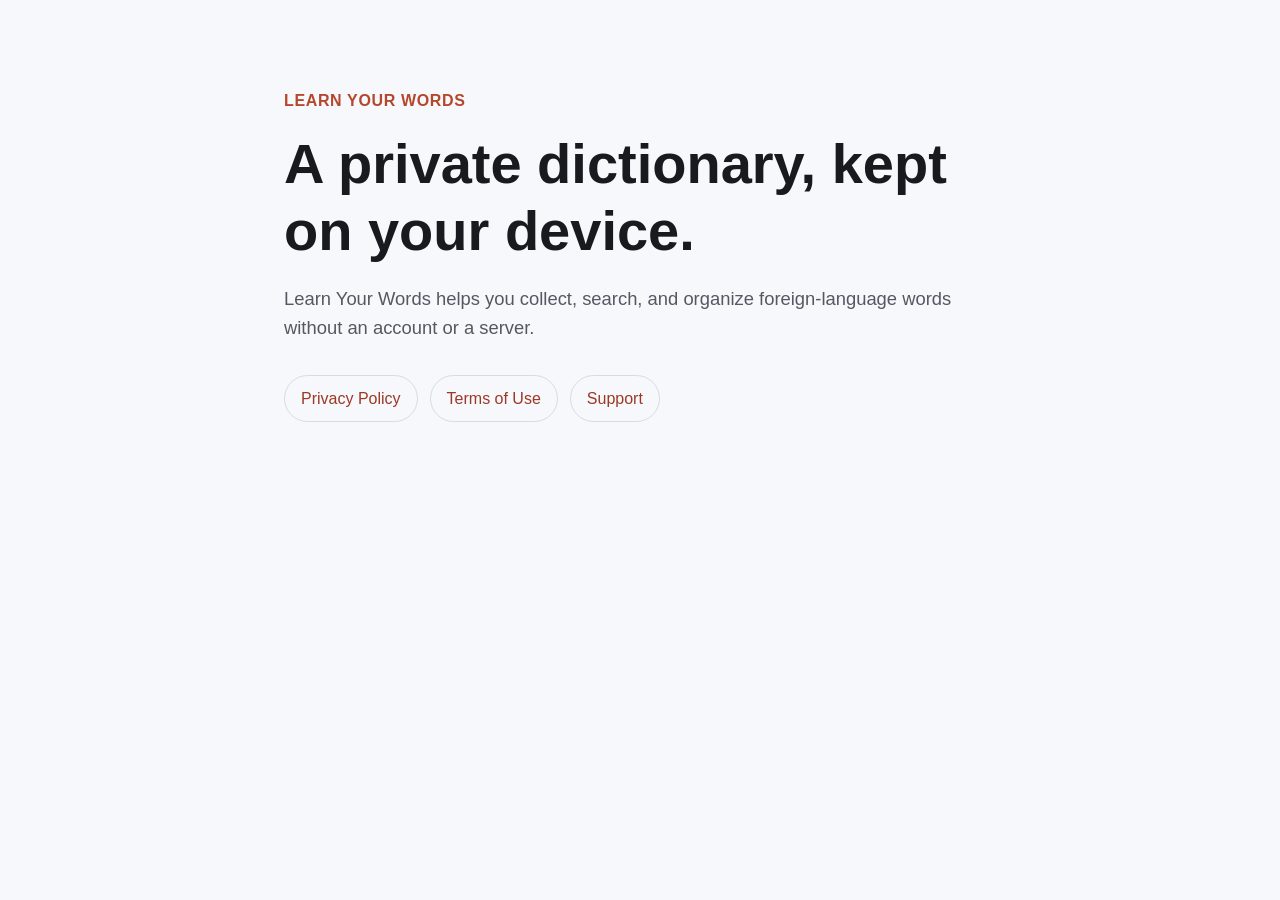
<file: index.html>
<!doctype html>
<html lang="en">
  <head>
    <meta charset="utf-8" />
    <meta name="viewport" content="width=device-width, initial-scale=1" />
    <meta name="description" content="Learn Your Words support and legal information." />
    <title>Learn Your Words</title>
    <link rel="stylesheet" href="./site.css" />
  </head>
  <body>
    <main>
      <p class="eyebrow">Learn Your Words</p>
      <h1>A private dictionary, kept on your device.</h1>
      <p class="lead">
        Learn Your Words helps you collect, search, and organize foreign-language words without an account
        or a server.
      </p>
      <nav aria-label="Learn Your Words information">
        <a href="./privacy/">Privacy Policy</a>
        <a href="./terms/">Terms of Use</a>
        <a href="./support/">Support</a>
      </nav>
    </main>
  </body>
</html>
</file>
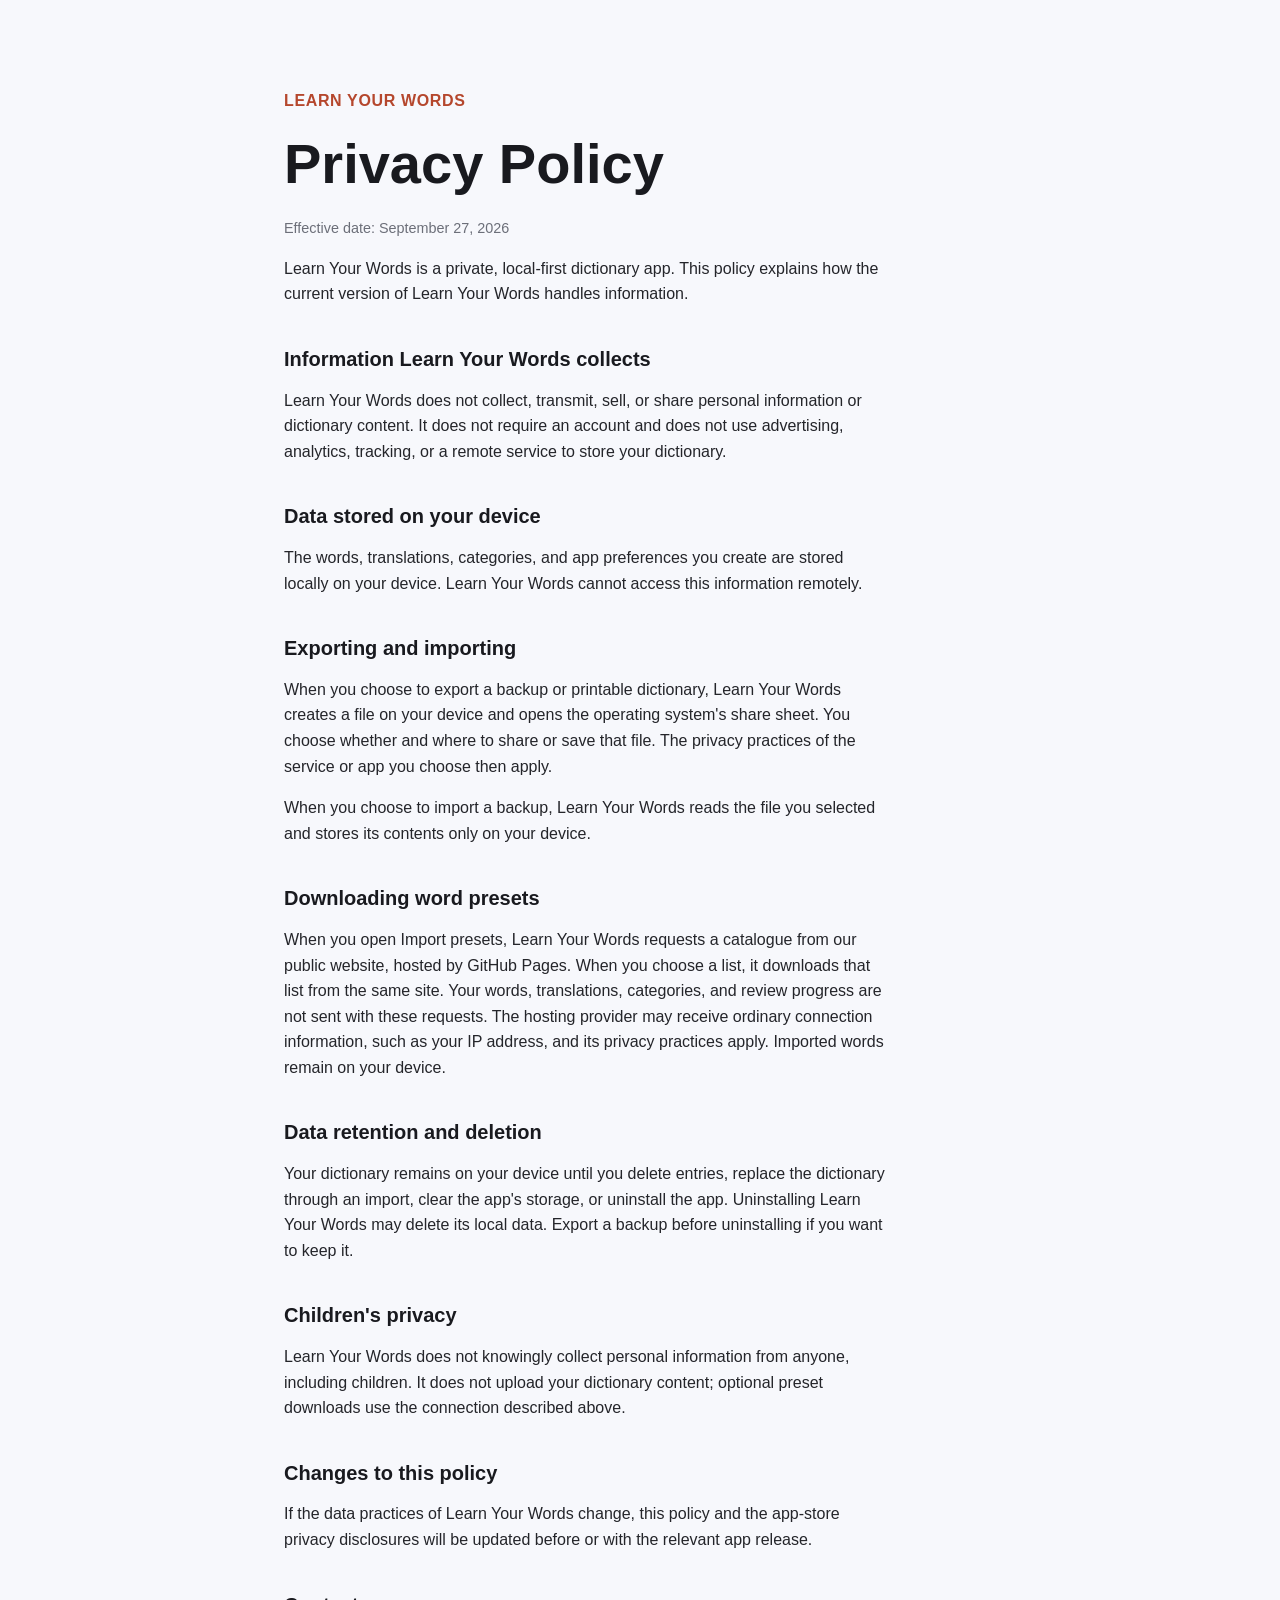
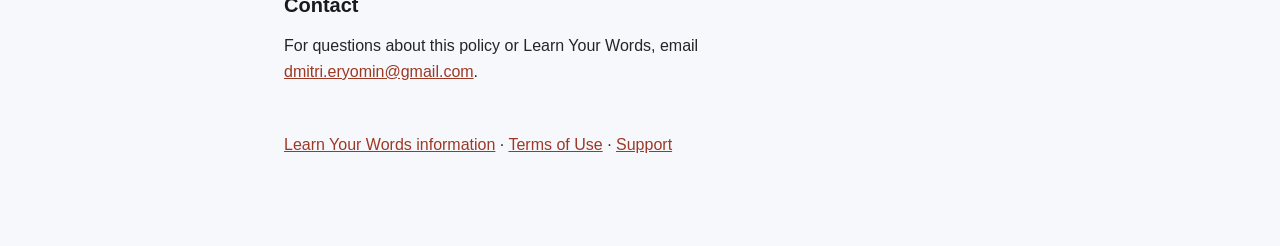
<file: privacy/index.html>
<!doctype html>
<html lang="en">
  <head>
    <meta charset="utf-8" />
    <meta name="viewport" content="width=device-width, initial-scale=1" />
    <meta name="description" content="Learn Your Words Privacy Policy." />
    <title>Privacy Policy — Learn Your Words</title>
    <link rel="stylesheet" href="../site.css" />
  </head>
  <body>
    <main>
      <p class="eyebrow">Learn Your Words</p>
      <h1>Privacy Policy</h1>
      <p class="meta">Effective date: September 27, 2026</p>

      <p>
        Learn Your Words is a private, local-first dictionary app. This policy explains how the current
        version of Learn Your Words handles information.
      </p>

      <h2>Information Learn Your Words collects</h2>
      <p>
        Learn Your Words does not collect, transmit, sell, or share personal information or dictionary
        content. It does not require an account and does not use advertising, analytics, tracking,
        or a remote service to store your dictionary.
      </p>

      <h2>Data stored on your device</h2>
      <p>
        The words, translations, categories, and app preferences you create are stored locally on
        your device. Learn Your Words cannot access this information remotely.
      </p>

      <h2>Exporting and importing</h2>
      <p>
        When you choose to export a backup or printable dictionary, Learn Your Words creates a file on
        your device and opens the operating system's share sheet. You choose whether and where to
        share or save that file. The privacy practices of the service or app you choose then apply.
      </p>
      <p>
        When you choose to import a backup, Learn Your Words reads the file you selected and stores its
        contents only on your device.
      </p>

      <h2>Downloading word presets</h2>
      <p>
        When you open Import presets, Learn Your Words requests a catalogue from our public website,
        hosted by GitHub Pages. When you choose a list, it downloads that list from the same site.
        Your words, translations, categories, and review progress are not sent with these requests.
        The hosting provider may receive ordinary connection information, such as your IP address,
        and its privacy practices apply. Imported words remain on your device.
      </p>

      <h2>Data retention and deletion</h2>
      <p>
        Your dictionary remains on your device until you delete entries, replace the dictionary
        through an import, clear the app's storage, or uninstall the app. Uninstalling Learn Your Words
        may delete its local data. Export a backup before uninstalling if you want to keep it.
      </p>

      <h2>Children's privacy</h2>
      <p>
        Learn Your Words does not knowingly collect personal information from anyone, including
        children. It does not upload your dictionary content; optional preset downloads use the
        connection described above.
      </p>

      <h2>Changes to this policy</h2>
      <p>
        If the data practices of Learn Your Words change, this policy and the app-store privacy disclosures
        will be updated before or with the relevant app release.
      </p>

      <h2>Contact</h2>
      <p>
        For questions about this policy or Learn Your Words, email
        <a href="mailto:dmitri.eryomin@gmail.com">dmitri.eryomin@gmail.com</a>.
      </p>

      <p class="footer-links"><a href="../">Learn Your Words information</a> · <a href="../terms/">Terms of Use</a> · <a href="../support/">Support</a></p>
    </main>
  </body>
</html>
</file>
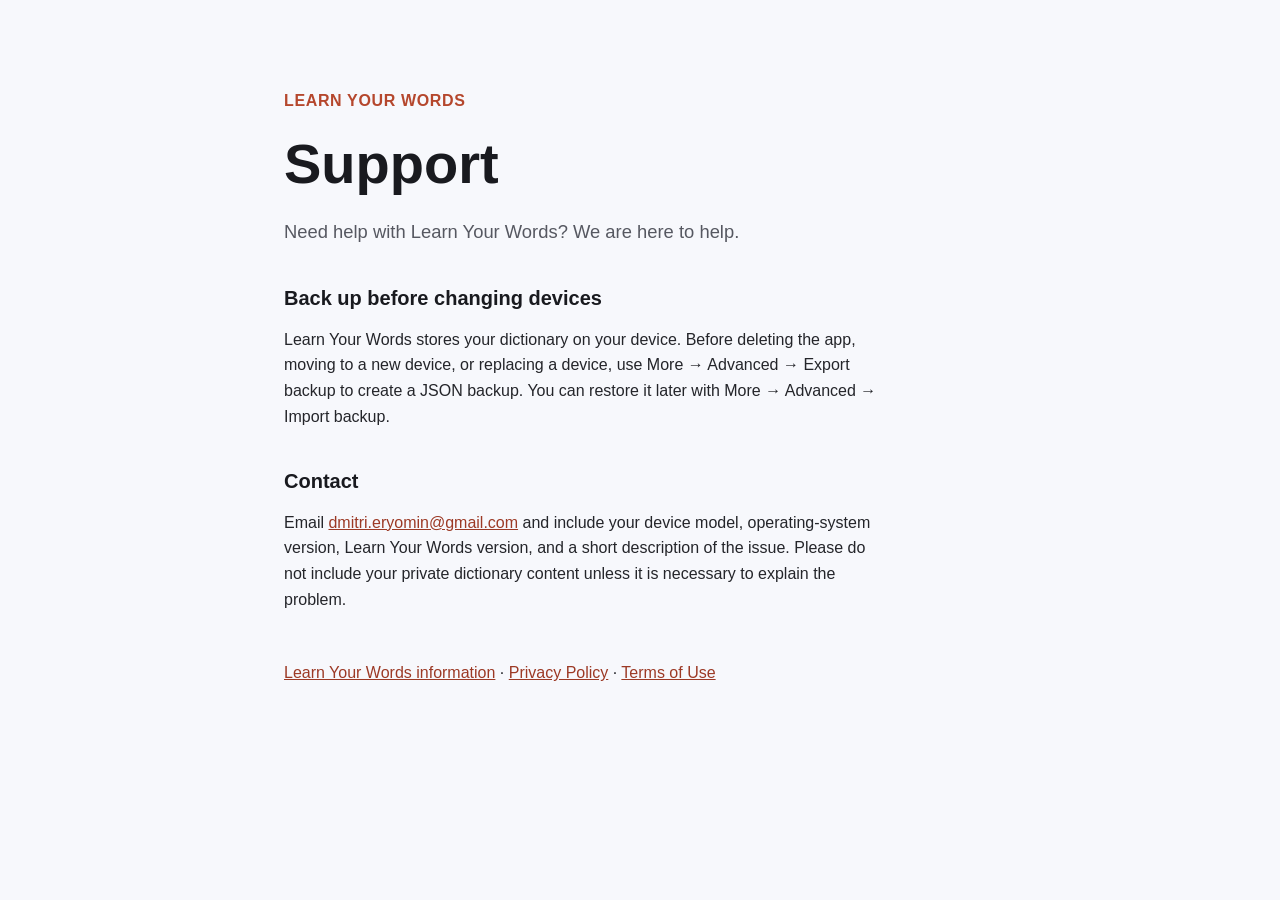
<file: support/index.html>
<!doctype html>
<html lang="en">
  <head>
    <meta charset="utf-8" />
    <meta name="viewport" content="width=device-width, initial-scale=1" />
    <meta name="description" content="Learn Your Words support." />
    <title>Support — Learn Your Words</title>
    <link rel="stylesheet" href="../site.css" />
  </head>
  <body>
    <main>
      <p class="eyebrow">Learn Your Words</p>
      <h1>Support</h1>
      <p class="lead">Need help with Learn Your Words? We are here to help.</p>

      <h2>Back up before changing devices</h2>
      <p>
        Learn Your Words stores your dictionary on your device. Before deleting the app, moving to a new
        device, or replacing a device, use More → Advanced → Export backup to create a JSON backup.
        You can restore it later with More → Advanced → Import backup.
      </p>

      <h2>Contact</h2>
      <p>
        Email <a href="mailto:dmitri.eryomin@gmail.com">dmitri.eryomin@gmail.com</a> and include
        your device model, operating-system version, Learn Your Words version, and a short description
        of the issue. Please do not include your private dictionary content unless it is necessary
        to explain the problem.
      </p>

      <p class="footer-links"><a href="../">Learn Your Words information</a> · <a href="../privacy/">Privacy Policy</a> · <a href="../terms/">Terms of Use</a></p>
    </main>
  </body>
</html>
</file>
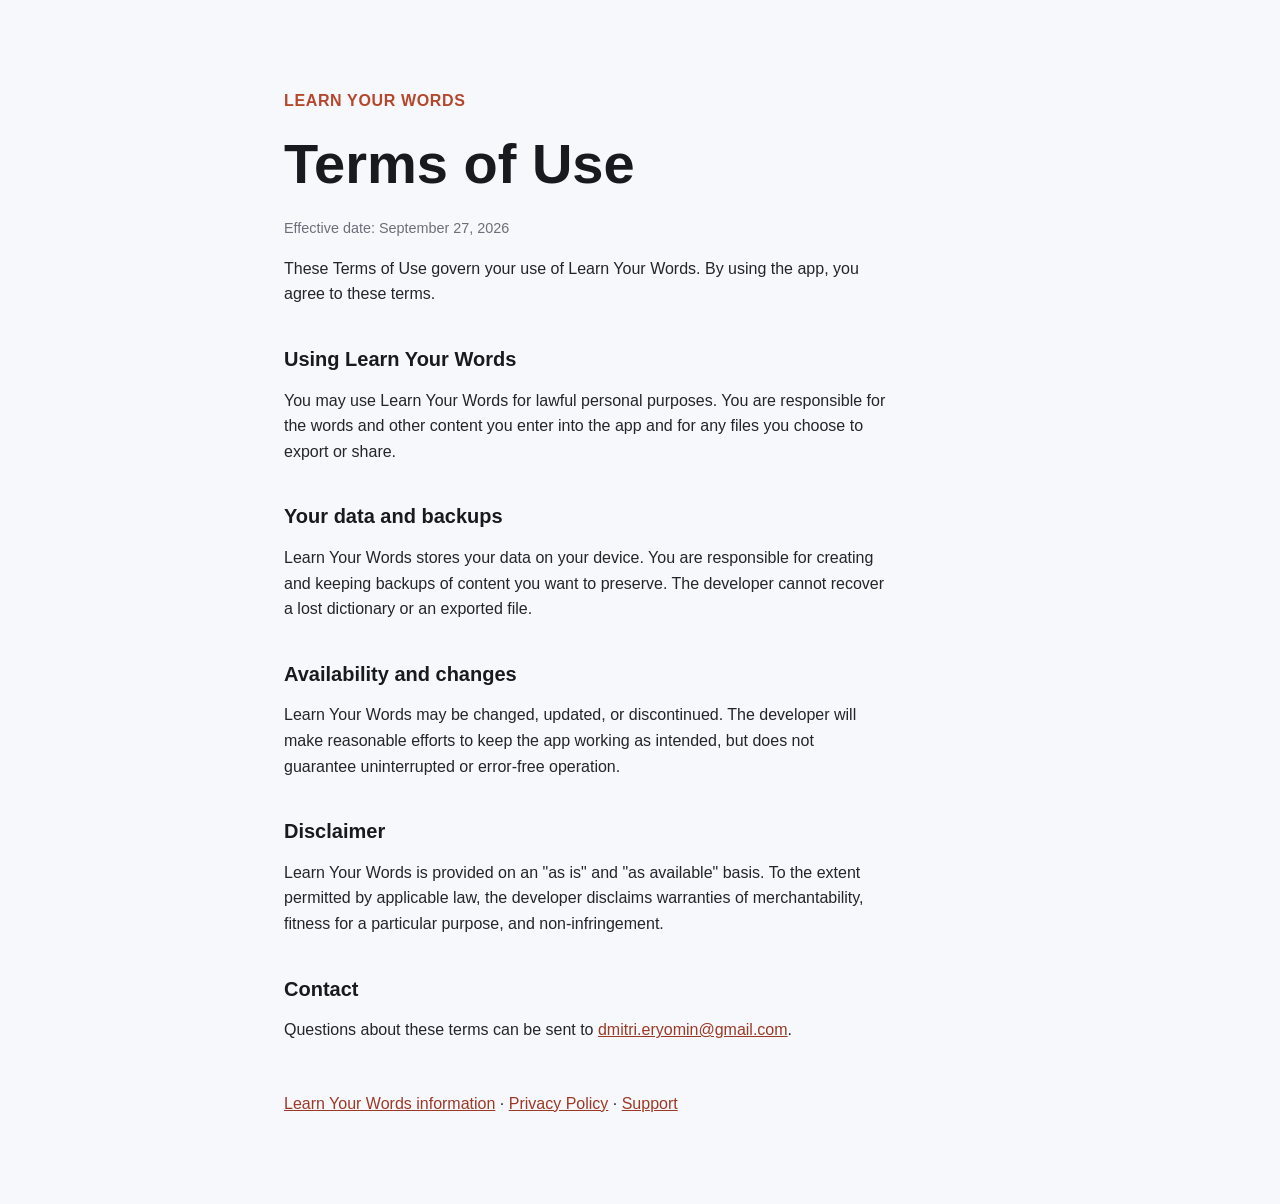
<file: terms/index.html>
<!doctype html>
<html lang="en">
  <head>
    <meta charset="utf-8" />
    <meta name="viewport" content="width=device-width, initial-scale=1" />
    <meta name="description" content="Learn Your Words Terms of Use." />
    <title>Terms of Use — Learn Your Words</title>
    <link rel="stylesheet" href="../site.css" />
  </head>
  <body>
    <main>
      <p class="eyebrow">Learn Your Words</p>
      <h1>Terms of Use</h1>
      <p class="meta">Effective date: September 27, 2026</p>

      <p>
        These Terms of Use govern your use of Learn Your Words. By using the app, you agree to these
        terms.
      </p>

      <h2>Using Learn Your Words</h2>
      <p>
        You may use Learn Your Words for lawful personal purposes. You are responsible for the words and
        other content you enter into the app and for any files you choose to export or share.
      </p>

      <h2>Your data and backups</h2>
      <p>
        Learn Your Words stores your data on your device. You are responsible for creating and keeping
        backups of content you want to preserve. The developer cannot recover a lost dictionary or
        an exported file.
      </p>

      <h2>Availability and changes</h2>
      <p>
        Learn Your Words may be changed, updated, or discontinued. The developer will make reasonable
        efforts to keep the app working as intended, but does not guarantee uninterrupted or
        error-free operation.
      </p>

      <h2>Disclaimer</h2>
      <p>
        Learn Your Words is provided on an "as is" and "as available" basis. To the extent permitted by
        applicable law, the developer disclaims warranties of merchantability, fitness for a
        particular purpose, and non-infringement.
      </p>

      <h2>Contact</h2>
      <p>
        Questions about these terms can be sent to
        <a href="mailto:dmitri.eryomin@gmail.com">dmitri.eryomin@gmail.com</a>.
      </p>

      <p class="footer-links"><a href="../">Learn Your Words information</a> · <a href="../privacy/">Privacy Policy</a> · <a href="../support/">Support</a></p>
    </main>
  </body>
</html>
</file>
<file: site.css>
:root {
  color: #24252a;
  background: #f7f8fc;
  font-family: -apple-system, BlinkMacSystemFont, "Segoe UI", sans-serif;
  line-height: 1.6;
}

body {
  margin: 0;
}

main {
  box-sizing: border-box;
  max-width: 760px;
  margin: 0 auto;
  padding: 72px 24px;
}

h1,
h2 {
  color: #191a1f;
  line-height: 1.2;
}

h1 {
  font-size: clamp(2.1rem, 6vw, 3.5rem);
  margin: 0 0 20px;
}

h2 {
  font-size: 1.25rem;
  margin-top: 40px;
}

p,
li {
  max-width: 68ch;
}

.eyebrow {
  color: #b5472d;
  font-weight: 700;
  letter-spacing: 0.04em;
  text-transform: uppercase;
}

.lead {
  color: #565861;
  font-size: 1.15rem;
}

nav {
  display: flex;
  flex-wrap: wrap;
  gap: 12px;
  margin-top: 32px;
}

a {
  color: #9c3925;
}

nav a {
  border: 1px solid #d9dbe4;
  border-radius: 999px;
  padding: 10px 16px;
  text-decoration: none;
}

nav a:hover,
nav a:focus-visible {
  background: #fff;
  outline: 2px solid #b5472d;
  outline-offset: 2px;
}

.meta {
  color: #6c6f79;
  font-size: 0.9rem;
}

.footer-links {
  margin-top: 48px;
}
</file>
